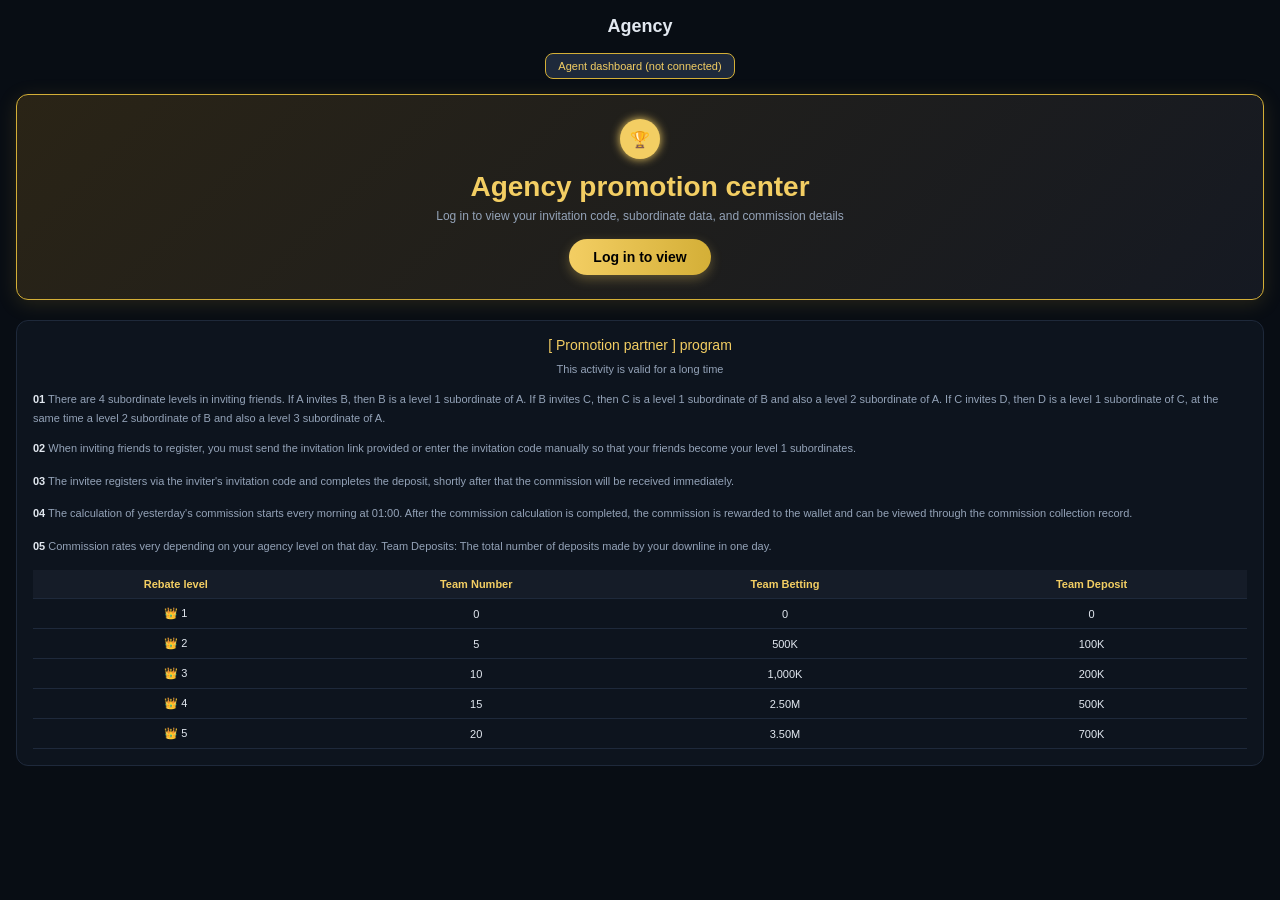
<file: Agent/Agent.html>
<!DOCTYPE html>
<html lang="en">
<head>
  <script src="../shared/api.js"></script>
  <meta charset="UTF-8">
  <meta name="viewport" content="width=device-width, initial-scale=1.0">
  <title>Agency / Promotion Center</title>
  <style>
    :root {
      --bg-color: #080d14;
      --card-bg: #0d141e;
      --border-color: #1e293b;
      --gold-primary: #f3ce63;
      --gold-dark: #d4af37;
      --text-main: #e2e8f0;
      --text-muted: #94a3b8;
    }

    * {
      box-sizing: border-box;
      margin: 0;
      padding: 0;
      font-family: -apple-system, BlinkMacSystemFont, "Segoe UI", Roboto, sans-serif;
    }

    body {
      background-color: var(--bg-color);
      color: var(--text-main);
      padding: 16px;
      padding-bottom: 80px; /* Space for bottom nav */
    }

    .header-title {
      text-align: center;
      font-size: 18px;
      font-weight: 600;
      margin-bottom: 16px;
      color: var(--text-main);
    }

    /* --- TOP BANNER --- */
    .top-banner {
      background: linear-gradient(135deg, #2a2416 0%, #151922 100%);
      border: 1px solid var(--gold-dark);
      border-radius: 12px;
      padding: 24px 16px;
      text-align: center;
      margin-bottom: 20px;
      box-shadow: 0 4px 20px rgba(212, 175, 55, 0.15);
      position: relative;
    }

    .top-banner .icon-coin {
      width: 40px;
      height: 40px;
      background: var(--gold-primary);
      border-radius: 50%;
      margin: 0 auto 12px auto;
      display: flex;
      align-items: center;
      justify-content: center;
      color: #000;
      font-weight: bold;
      box-shadow: 0 0 10px var(--gold-primary);
    }

    .top-banner h2 {
      font-size: 28px;
      color: var(--gold-primary);
      margin-bottom: 6px;
    }

    .top-banner p {
      font-size: 12px;
      color: var(--text-muted);
      margin-bottom: 16px;
    }

    .action-btn {
      background: linear-gradient(90deg, #f3ce63 0%, #d4af37 100%);
      color: #000;
      font-weight: 600;
      border: none;
      border-radius: 20px;
      padding: 10px 24px;
      cursor: pointer;
      font-size: 14px;
      box-shadow: 0 4px 12px rgba(243, 206, 99, 0.3);
    }

    /* --- LOGGED-IN SUBORDINATES GRID --- */
    .subordinates-grid {
      display: grid;
      grid-template-columns: 1fr 1fr;
      gap: 12px;
      background-color: var(--card-bg);
      border: 1px solid var(--border-color);
      border-radius: 12px;
      padding: 16px;
      margin-bottom: 20px;
    }

    .sub-column {
      text-align: center;
    }

    .sub-column:first-child {
      border-right: 1px solid var(--border-color);
    }

    .sub-column h4 {
      font-size: 13px;
      color: var(--gold-primary);
      margin-bottom: 12px;
    }

    .sub-stat {
      margin-bottom: 10px;
    }

    .sub-stat .val {
      font-size: 16px;
      font-weight: bold;
      color: var(--text-main);
    }

    .sub-stat .lbl {
      font-size: 10px;
      color: var(--text-muted);
    }

    /* --- MENU LIST ITEMS --- */
    .menu-list {
      display: flex;
      flex-direction: column;
      gap: 10px;
      margin-bottom: 20px;
    }

    .menu-item {
      background-color: var(--card-bg);
      border: 1px solid var(--border-color);
      border-radius: 10px;
      padding: 14px 16px;
      display: flex;
      align-items: center;
      justify-content: space-between;
      cursor: pointer;
      font-size: 13px;
    }

    .menu-item span {
      display: flex;
      align-items: center;
      gap: 10px;
    }

    .menu-item svg {
      width: 16px;
      height: 16px;
      stroke: var(--text-muted);
    }

    /* --- PROMOTION DATA BOX --- */
    .promo-data-box {
      background-color: var(--card-bg);
      border: 1px solid var(--border-color);
      border-radius: 12px;
      padding: 16px;
      margin-bottom: 20px;
    }

    .promo-title {
      font-size: 13px;
      color: var(--gold-primary);
      margin-bottom: 12px;
      display: flex;
      align-items: center;
      gap: 6px;
    }

    .promo-grid {
      display: grid;
      grid-template-columns: 1fr 1fr;
      gap: 12px;
      text-align: center;
    }

    .promo-stat .val {
      font-size: 15px;
      font-weight: bold;
      color: var(--text-main);
    }

    .promo-stat .lbl {
      font-size: 10px;
      color: var(--text-muted);
    }

    /* --- RULES SECTION (LOGGED OUT VIEW) --- */
    .rules-section {
      background-color: var(--card-bg);
      border: 1px solid var(--border-color);
      border-radius: 12px;
      padding: 16px;
      margin-bottom: 20px;
    }

    .rules-title {
      text-align: center;
      color: var(--gold-primary);
      font-size: 14px;
      margin-bottom: 10px;
    }

    .rules-subtitle {
      text-align: center;
      font-size: 11px;
      color: var(--text-muted);
      margin-bottom: 16px;
    }

    .rule-block {
      margin-bottom: 14px;
      font-size: 11px;
      line-height: 1.5;
      color: var(--text-muted);
    }

    .rule-block strong {
      color: var(--text-main);
      display: inline-block;
      margin-bottom: 2px;
    }

    /* --- REBATE TABLE --- */
    .rebate-table {
      width: 100%;
      border-collapse: collapse;
      margin-top: 10px;
      font-size: 11px;
      text-align: center;
    }

    .rebate-table th {
      background-color: #151c28;
      color: var(--gold-primary);
      padding: 8px;
      border-bottom: 1px solid var(--border-color);
    }

    .rebate-table td {
      padding: 8px;
      border-bottom: 1px solid var(--border-color);
      color: var(--text-main);
    }

    /* Toggle Switch Button for Testing Views */
    .toggle-view-bar {
      text-align: center;
      margin-bottom: 15px;
    }

    .toggle-btn {
      background: #1e293b;
      color: var(--gold-primary);
      border: 1px solid var(--gold-dark);
      padding: 6px 12px;
      border-radius: 8px;
      cursor: pointer;
      font-size: 11px;
    }

    .hidden-view {
      display: none !important;
    }
  </style>
</head>
<body>

  <div class="header-title">Agency</div>

  <!-- Toggle Control (Optional for testing both designs shown in your screenshots) -->
  <div class="toggle-view-bar">
    <button class="toggle-btn" onclick="toggleView()">Agent dashboard (not connected)</button>
  </div>

  <!-- VIEW 1: LOGGED OUT (Promotion Center)[span_4](start_span)[span_4](end_span) -->
  <div id="loggedOutView">
    <div class="top-banner">
      <div class="icon-coin">🏆</div>
      <h2>Agency promotion center</h2>
      <p>Log in to view your invitation code, subordinate data, and commission details</p>
      <button class="action-btn">Log in to view</button>
    </div>

    <div class="rules-section">
      <div class="rules-title">[ Promotion partner ] program</div>
      <div class="rules-subtitle">This activity is valid for a long time</div>

      <div class="rule-block">
        <strong>01</strong>
        There are 4 subordinate levels in inviting friends. If A invites B, then B is a level 1 subordinate of A. If B invites C, then C is a level 1 subordinate of B and also a level 2 subordinate of A. If C invites D, then D is a level 1 subordinate of C, at the same time a level 2 subordinate of B and also a level 3 subordinate of A.
      </div>
      <div class="rule-block">
        <strong>02</strong>
        When inviting friends to register, you must send the invitation link provided or enter the invitation code manually so that your friends become your level 1 subordinates.
      </div>
      <div class="rule-block">
        <strong>03</strong>
        The invitee registers via the inviter's invitation code and completes the deposit, shortly after that the commission will be received immediately.
      </div>
      <div class="rule-block">
        <strong>04</strong>
        The calculation of yesterday's commission starts every morning at 01:00. After the commission calculation is completed, the commission is rewarded to the wallet and can be viewed through the commission collection record.
      </div>
      <div class="rule-block">
        <strong>05</strong>
        Commission rates very depending on your agency level on that day. Team Deposits: The total number of deposits made by your downline in one day.
      </div>

      <!-- Rebate Table -->
      <table class="rebate-table">
        <thead>
          <tr>
            <th>Rebate level</th>
            <th>Team Number</th>
            <th>Team Betting</th>
            <th>Team Deposit</th>
          </tr>
        </thead>
        <tbody>
          <tr><td>👑 1</td><td>0</td><td>0</td><td>0</td></tr>
          <tr><td>👑 2</td><td>5</td><td>500K</td><td>100K</td></tr>
          <tr><td>👑 3</td><td>10</td><td>1,000K</td><td>200K</td></tr>
          <tr><td>👑 4</td><td>15</td><td>2.50M</td><td>500K</td></tr>
          <tr><td>👑 5</td><td>20</td><td>3.50M</td><td>700K</td></tr>
        </tbody>
      </table>
    </div>
  </div>


  <!-- VIEW 2: LOGGED IN (Agency Dashboard)[span_5](start_span)[span_5](end_span) -->
  <div id="loggedInView" class="hidden-view">
    <div class="top-banner">
      <h2>0</h2>
      <p>Yesterday's total commission</p>
      <span style="font-size: 11px; color: var(--gold-primary);">Upgrade the level to increase commission income</span>
    </div>

    <!-- Subordinates Info Grid -->
    <div class="subordinates-grid">
      <div class="sub-column">
        <h4>Direct subordinates</h4>
        <div class="sub-stat">
          <div class="val">0</div>
          <div class="lbl">Number of register</div>
        </div>
        <div class="sub-stat">
          <div class="val" style="color: #22c55e;">0</div>
          <div class="lbl">Deposit number</div>
        </div>
        <div class="sub-stat">
          <div class="val" style="color: var(--gold-primary);">0</div>
          <div class="lbl">Deposit amount</div>
        </div>
        <div class="sub-stat">
          <div class="val">0</div>
          <div class="lbl">Number of people making first deposit</div>
        </div>
      </div>

      <div class="sub-column">
        <h4>Team subordinates</h4>
        <div class="sub-stat">
          <div class="val">0</div>
          <div class="lbl">Number of register</div>
        </div>
        <div class="sub-stat">
          <div class="val" style="color: #22c55e;">0</div>
          <div class="lbl">Deposit number</div>
        </div>
        <div class="sub-stat">
          <div class="val" style="color: var(--gold-primary);">0</div>
          <div class="lbl">Deposit amount</div>
        </div>
        <div class="sub-stat">
          <div class="val">0</div>
          <div class="lbl">Number of people making first deposit</div>
        </div>
      </div>
    </div>

    <!-- Invitation Button -->
    <div style="margin-bottom: 20px;">
      <button class="action-btn" style="width: 100%; border-radius: 12px; padding: 14px;">INVITATION LINK</button>
    </div>

    <!-- Menu Navigation Items -->
    <div class="menu-list">
      <div class="menu-item">
        <span>📦 Copy invitation code</span>
        <span style="color: var(--text-muted);">8166810505102 📋</span>
      </div>
      <div class="menu-item">
        <span>📋 Subordinate data</span>
        <svg viewBox="0 0 24 24" fill="none"><polyline points="9 18 15 12 9 6"></polyline></svg>
      </div>
      <div class="menu-item">
        <span>💰 Commission detail</span>
        <svg viewBox="0 0 24 24" fill="none"><polyline points="9 18 15 12 9 6"></polyline></svg>
      </div>
      <div class="menu-item">
        <span>📖 Invitation rules</span>
        <svg viewBox="0 0 24 24" fill="none"><polyline points="9 18 15 12 9 6"></polyline></svg>
      </div>
      <div class="menu-item">
        <span>🎧 Agent line customer service</span>
        <svg viewBox="0 0 24 24" fill="none"><polyline points="9 18 15 12 9 6"></polyline></svg>
      </div>
      <div class="menu-item">
        <span>💰 Rebate ratio</span>
        <svg viewBox="0 0 24 24" fill="none"><polyline points="9 18 15 12 9 6"></polyline></svg>
      </div>
    </div>

    <!-- Promotion Data Summary Box -->
    <div class="promo-data-box">
      <div class="promo-title">📊 Promotion data</div>
      <div class="promo-grid">
        <div class="promo-stat">
          <div class="val">0</div>
          <div class="lbl">This Week</div>
        </div>
        <div class="promo-stat">
          <div class="val" style="color: var(--gold-primary);">932.68</div>
          <div class="lbl">Total commission</div>
        </div>
        <div class="promo-stat" style="margin-top: 12px;">
          <div class="val">10</div>
          <div class="lbl">Direct Subordinate</div>
        </div>
        <div class="promo-stat" style="margin-top: 12px;">
          <div class="val">1</div>
          <div class="lbl">Total number of subordinates in the team</div>
        </div>
      </div>
    </div>
  </div>

  <script>
    // Simple toggle function to test switching between logged-out and logged-in states
    function toggleView() { alert('Agent/referral/commission APIs are not present in the supplied backend. This screen cannot be connected until those endpoints exist.'); }
  </script>
</body>
</html>
</file>
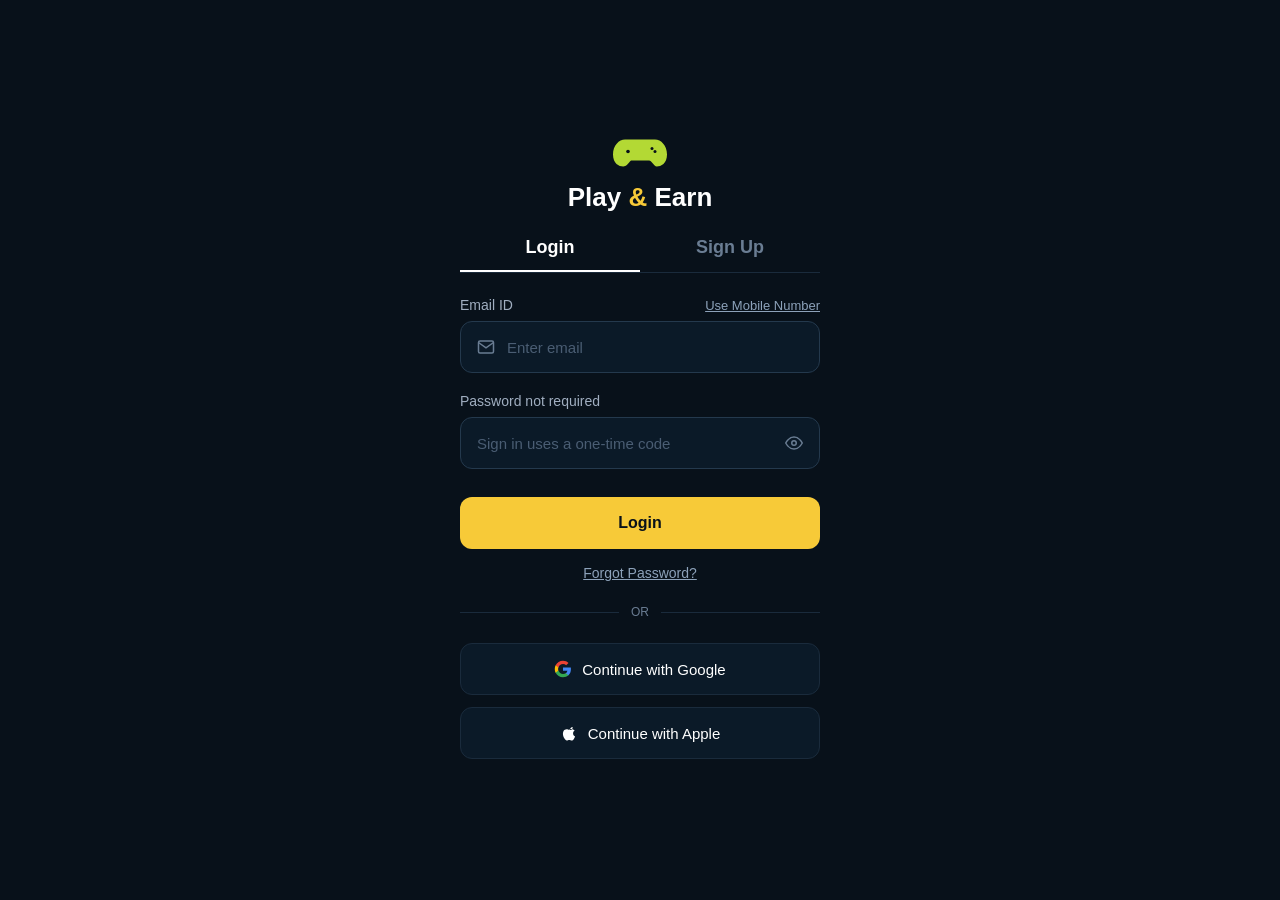
<file: Auth onboarding/Login/login.html>
<!DOCTYPE html>
<html lang="en">
<head>
  <script src="../../shared/api.js"></script>
  <meta charset="UTF-8">
  <meta name="viewport" content="width=device-width, initial-scale=1.0">
  <title>Play & Earn - Login</title>
  <style>
    * {
      box-sizing: border-box;
      margin: 0;
      padding: 0;
      font-family: -apple-system, BlinkMacSystemFont, "Segoe UI", Roboto, Helvetica, Arial, sans-serif;
    }

    body {
      background-color: #08111a;
      display: flex;
      justify-content: center;
      align-items: center;
      min-height: 100vh;
      color: #ffffff;
    }

    .container {
      width: 100%;
      max-width: 400px;
      padding: 24px 20px;
      display: flex;
      flex-direction: column;
      align-items: center;
    }

    /* Logo Styling */
    .logo-box {
      display: flex;
      flex-direction: column;
      align-items: center;
      margin-bottom: 24px;
    }

    .logo-icon {
      width: 60px;
      height: 45px;
      margin-bottom: 8px;
    }

    .logo-text {
      font-size: 26px;
      font-weight: 700;
      color: #ffffff;
    }

    .logo-text span {
      color: #f7ca38;
    }

    /* Main Tabs (Login / Sign Up) */
    .tabs {
      display: flex;
      width: 100%;
      border-bottom: 1px solid #1a2b3c;
      margin-bottom: 24px;
    }

    .tab {
      flex: 1;
      text-align: center;
      padding-bottom: 12px;
      font-size: 18px;
      font-weight: 600;
      color: #6a7d93;
      cursor: pointer;
      border-bottom: 2px solid transparent;
    }

    .tab.active {
      color: #ffffff;
      border-bottom: 2px solid #ffffff;
    }

    /* Page Header Title */
    .page-title {
      font-size: 24px;
      font-weight: 700;
      color: #ffffff;
      margin-bottom: 20px;
      text-align: center;
    }

    .success-title {
      font-size: 20px;
      font-weight: 600;
      color: #ffffff;
      margin-bottom: 24px;
      text-align: center;
      display: flex;
      align-items: center;
      justify-content: center;
      gap: 8px;
    }

    /* Form Elements */
    .form-group {
      width: 100%;
      margin-bottom: 20px;
    }

    .label-row {
      display: flex;
      justify-content: space-between;
      align-items: center;
      margin-bottom: 8px;
    }

    .label-text {
      font-size: 14px;
      color: #a0aec0;
    }

    .toggle-btn {
      font-size: 13px;
      color: #8da2ba;
      text-decoration: underline;
      cursor: pointer;
      background: none;
      border: none;
    }

    .input-box {
      width: 100%;
      height: 52px;
      background-color: #0b1a28;
      border: 1px solid #24394d;
      border-radius: 12px;
      display: flex;
      align-items: center;
      padding: 0 16px;
      transition: border-color 0.2s ease;
    }

    .input-box:focus-within {
      border-color: #3b82f6;
    }

    .input-box input {
      width: 100%;
      height: 100%;
      background: transparent;
      border: none;
      outline: none;
      color: #ffffff;
      font-size: 15px;
    }

    .input-box input::placeholder {
      color: #4a5d73;
    }

    .icon {
      margin-right: 12px;
      color: #6a7d93;
      display: flex;
      align-items: center;
    }

    /* Country Code Editable Container */
    .country-code-box {
      display: flex;
      align-items: center;
      padding-right: 10px;
      margin-right: 10px;
      border-right: 1px solid #24394d;
    }

    .country-code-box input {
      width: 50px;
      text-align: center;
      color: #8da2ba;
      font-size: 15px;
    }

    /* Helper Classes */
    .hidden {
      display: none !important;
    }

    /* Buttons */
    .btn-submit {
      width: 100%;
      height: 52px;
      background-color: #f7ca38;
      color: #08111a;
      border: none;
      border-radius: 12px;
      font-size: 16px;
      font-weight: 700;
      cursor: pointer;
      margin-top: 8px;
      margin-bottom: 16px;
    }

    .action-link {
      color: #8da2ba;
      font-size: 14px;
      text-decoration: underline;
      cursor: pointer;
      background: none;
      border: none;
      margin-bottom: 24px;
      display: flex;
      align-items: center;
      gap: 6px;
    }

    /* Divider */
    .divider {
      display: flex;
      align-items: center;
      width: 100%;
      color: #6a7d93;
      font-size: 12px;
      margin-bottom: 24px;
    }

    .divider::before, .divider::after {
      content: "";
      flex: 1;
      height: 1px;
      background-color: #1a2b3c;
    }

    .divider span {
      padding: 0 12px;
    }

    /* Social Buttons */
    .social-btn {
      width: 100%;
      height: 52px;
      background-color: #0b1a28;
      border: 1px solid #1a2b3c;
      border-radius: 12px;
      display: flex;
      align-items: center;
      justify-content: center;
      color: #ffffff;
      font-size: 15px;
      font-weight: 500;
      margin-bottom: 12px;
      cursor: pointer;
      gap: 10px;
    }

    /* Sub-tabs for Recover Page */
    .sub-tabs {
      display: flex;
      width: 100%;
      border-bottom: 1px solid #1a2b3c;
      margin-bottom: 24px;
    }

    .sub-tab {
      flex: 1;
      display: flex;
      align-items: center;
      justify-content: center;
      gap: 8px;
      padding-bottom: 12px;
      font-size: 15px;
      font-weight: 500;
      color: #6a7d93;
      cursor: pointer;
      border-bottom: 2px solid transparent;
    }

    .sub-tab.active {
      color: #ffffff;
      border-bottom: 2px solid #ffffff;
    }

    /* OTP Page Cards */
    .otp-card {
      width: 100%;
      background-color: #0b1a28;
      border: 1px solid #24394d;
      border-radius: 16px;
      padding: 20px;
      margin-bottom: 16px;
    }

    .otp-card-header {
      display: flex;
      align-items: center;
      gap: 10px;
      font-size: 16px;
      font-weight: 600;
      color: #ffffff;
      margin-bottom: 12px;
    }

    .otp-card-desc {
      font-size: 13px;
      color: #8da2ba;
      line-height: 1.5;
      margin-bottom: 16px;
    }

    .otp-card-desc span {
      color: #ffffff;
      font-weight: 500;
    }

    .otp-inputs {
      display: flex;
      justify-content: space-between;
      gap: 8px;
      margin-bottom: 16px;
      width: 100%;
    }

    .otp-field {
      flex: 1;
      min-width: 0;
      height: 48px;
      background-color: #08111a;
      border: 1px solid #24394d;
      border-radius: 10px;
      text-align: center;
      font-size: 16px;
      font-weight: 600;
      color: #ffffff;
      outline: none;
      padding: 0;
    }

    .otp-field:focus {
      border-color: #3b82f6;
    }

    .resend-text {
      text-align: center;
      font-size: 13px;
      color: #8da2ba;
      text-decoration: underline;
      cursor: pointer;
      margin-bottom: 16px;
    }

    .otp-card-secondary {
      width: 100%;
      background-color: #08111a;
      border: 1px solid #1a2b3c;
      border-radius: 16px;
      padding: 20px;
      margin-bottom: 24px;
    }

    .btn-secondary {
      width: 100%;
      height: 48px;
      background-color: #112233;
      color: #ffffff;
      border: 1px solid #24394d;
      border-radius: 12px;
      font-size: 15px;
      font-weight: 600;
      cursor: pointer;
      margin-top: 8px;
    }
  </style>
</head>
<body>

  <div class="container">
    <!-- Game Logo Header -->
    <div class="logo-box">
      <svg class="logo-icon" viewBox="0 0 100 60" fill="none" xmlns="http://www.w3.org/2000/svg">
        <path d="M25 10C15 10 5 20 5 35C5 50 15 55 22 55C27 55 30 50 35 45H65C70 45 73 55 78 55C85 55 95 50 95 35C95 20 85 10 75 10H25Z" fill="#B3D934"/>
        <circle cx="30" cy="30" r="3" fill="#08111a"/>
        <circle cx="70" cy="25" r="2.5" fill="#08111a"/>
        <circle cx="75" cy="30" r="2.5" fill="#08111a"/>
      </svg>
      <div class="logo-text">Play <span>&</span> Earn</div>
    </div>

    <!-- ==================== PAGE 1: LOGIN PAGE ==================== -->
    <div id="loginPage" style="width: 100%; display: flex; flex-direction: column; align-items: center;">
      <div class="tabs">
        <div class="tab active">Login</div>
        <div class="tab" onclick="window.location.href='Signup.html'">Sign Up</div>
      </div>

      <form style="width: 100%; display: flex; flex-direction: column; align-items: center;" onsubmit="handleLoginSubmit(event)">
        <div class="form-group">
          <div class="label-row">
            <span class="label-text" id="loginLabel">Email ID</span>
            <button type="button" class="toggle-btn" id="loginToggleBtn" onclick="toggleLoginAuthMode()">Use Mobile Number</button>
          </div>

          <div class="input-box" id="loginEmailContainer">
            <span class="icon">
              <svg width="18" height="18" viewBox="0 0 24 24" fill="none" stroke="currentColor" stroke-width="2">
                <path d="M4 4h16c1.1 0 2 .9 2 2v12c0 1.1-.9 2-2 2H4c-1.1 0-2-.9-2-2V6c0-1.1.9-2 2-2z"></path>
                <polyline points="22,6 12,13 2,6"></polyline>
              </svg>
            </span>
            <input type="email" placeholder="Enter email" id="loginEmailInput">
          </div>

          <div class="input-box hidden" id="loginMobileContainer">
            <div class="country-code-box">
              <input type="text" class="country-code" value="+" maxlength="5" placeholder="+">
            </div>
            <input type="tel" placeholder="Enter mobile number" id="loginMobileInput" maxlength="12">
          </div>
        </div>

        <div class="form-group">
          <div class="label-row">
            <span class="label-text">Password not required</span>
          </div>
          <div class="input-box">
            <input type="password" placeholder="Sign in uses a one-time code" id="passwordInput" disabled>
            <span class="icon" style="margin-right: 0; cursor: pointer;" onclick="togglePasswordVisibility('passwordInput')">
              <svg width="18" height="18" viewBox="0 0 24 24" fill="none" stroke="currentColor" stroke-width="2">
                <path d="M1 12s4-8 11-8 11 8 11 8-4 8-11 8-11-8-11-8z"></path>
                <circle cx="12" cy="12" r="3"></circle>
              </svg>
            </span>
          </div>
        </div>

        <button type="submit" class="btn-submit">Login</button>
        <button type="button" class="action-link" onclick="showPage('recoverPage')">Forgot Password?</button>
      </form>

      <div class="divider">
        <span>OR</span>
      </div>

      <button class="social-btn" onclick="handleLoginSubmit(event)">
        <svg width="18" height="18" viewBox="0 0 24 24">
          <path fill="#4285F4" d="M22.56 12.25c0-.78-.07-1.53-.2-2.25H12v4.26h5.92c-.26 1.37-1.04 2.53-2.21 3.31v2.77h3.57c2.08-1.92 3.28-4.74 3.28-8.09z"/>
          <path fill="#34A853" d="M12 23c2.97 0 5.46-.98 7.28-2.66l-3.57-2.77c-.98.66-2.23 1.06-3.71 1.06-2.86 0-5.29-1.93-6.16-4.53H2.18v2.84C3.99 20.53 7.7 23 12 23z"/>
          <path fill="#FBBC05" d="M5.84 14.09c-.22-.66-.35-1.36-.35-2.09s.13-1.43.35-2.09V7.06H2.18C1.43 8.55 1 10.22 1 12s.43 3.45 1.18 4.94l2.85-2.22.81-.63z"/>
          <path fill="#EA4335" d="M12 5.38c1.62 0 3.06.56 4.21 1.64l3.15-3.15C17.45 2.09 14.97 1 12 1 7.7 1 3.99 3.47 2.18 7.06l3.66 2.84c.87-2.6 3.3-4.52 6.16-4.52z"/>
        </svg>
        Continue with Google
      </button>

      <button class="social-btn" onclick="handleLoginSubmit(event)">
        <svg width="18" height="18" viewBox="0 0 24 24" fill="#ffffff">
          <path d="M18.71 19.5c-.83 1.24-1.71 2.45-3.05 2.47-1.34.03-1.77-.79-3.29-.79-1.53 0-2 .77-3.27.82-1.31.05-2.3-1.32-3.14-2.53C4.25 17 2.94 12.45 4.7 9.39c.87-1.52 2.43-2.48 4.12-2.51 1.28-.02 2.5.87 3.29.87.78 0 2.26-1.07 3.81-.91.65.03 2.47.26 3.64 1.98-.09.06-2.17 1.28-2.15 3.81.03 3.02 2.65 4.03 2.68 4.04-.03.07-.42 1.44-1.38 2.83M15.97 6.85c.62-.76 1.05-1.81.93-2.85-.9.04-2 .6-2.65 1.36-.58.67-1.09 1.75-.95 2.78 1.01.08 2.05-.53 2.67-1.29z"/>
        </svg>
        Continue with Apple
      </button>
    </div>

    <!-- ==================== PAGE 2: RECOVER ACCOUNT PAGE ==================== -->
    <div id="recoverPage" class="hidden" style="width: 100%; display: flex; flex-direction: column; align-items: center;">
      <h2 class="page-title">Recover Account</h2>

      <div class="sub-tabs">
        <div class="sub-tab active" id="tabEmail" onclick="setRecoverMode('email')">
          <svg width="16" height="16" viewBox="0 0 24 24" fill="none" stroke="currentColor" stroke-width="2">
            <path d="M4 4h16c1.1 0 2 .9 2 2v12c0 1.1-.9 2-2 2H4c-1.1 0-2-.9-2-2V6c0-1.1.9-2 2-2z"></path>
            <polyline points="22,6 12,13 2,6"></polyline>
          </svg>
          Email
        </div>
        <div class="sub-tab" id="tabPhone" onclick="setRecoverMode('phone')">
          <svg width="16" height="16" viewBox="0 0 24 24" fill="none" stroke="currentColor" stroke-width="2">
            <path d="M22 16.92v3a2 2 0 0 1-2.18 2 19.79 19.79 0 0 1-8.63-3.07 19.5 19.5 0 0 1-6-6 19.79 19.79 0 0 1-3.07-8.67A2 2 0 0 1 4.11 2h3a2 2 0 0 1 2 1.72 12.84 12.84 0 0 0 .7 2.81 2 2 0 0 1-.45 2.11L8.09 9.91a16 16 0 0 0 6 6l1.27-1.27a2 2 0 0 1 2.11-.45 12.84 12.84 0 0 0 2.81.7A2 2 0 0 1 22 16.92z"></path>
          </svg>
          Phone Number
        </div>
      </div>

      <form style="width: 100%; display: flex; flex-direction: column; align-items: center;" onsubmit="event.preventDefault();">
        <div class="form-group">
          <div class="label-row">
            <span class="label-text" id="recoverLabel">Email ID</span>
            <button type="button" class="toggle-btn" id="recoverToggleBtn" onclick="toggleRecoverMode()">or switch to Phone</button>
          </div>

          <div class="input-box" id="recoverEmailContainer">
            <span class="icon">
              <svg width="18" height="18" viewBox="0 0 24 24" fill="none" stroke="currentColor" stroke-width="2">
                <path d="M4 4h16c1.1 0 2 .9 2 2v12c0 1.1-.9 2-2 2H4c-1.1 0-2-.9-2-2V6c0-1.1.9-2 2-2z"></path>
                <polyline points="22,6 12,13 2,6"></polyline>
              </svg>
            </span>
            <input type="email" placeholder="[e***@email.com]" id="recoverEmailInput">
          </div>

          <div class="input-box hidden" id="recoverPhoneContainer">
            <div class="country-code-box">
              <input type="text" class="country-code" value="+" maxlength="5" placeholder="+">
            </div>
            <input type="tel" placeholder="Enter phone number" id="recoverPhoneInput" maxlength="12">
          </div>
        </div>

        <button type="button" class="btn-submit" style="margin-top: 24px;" onclick="authMessage('Password recovery is not implemented by the supplied backend. Use OTP login for now.', true)">Continue</button>
        <button type="button" class="action-link" onclick="showPage('loginPage')">Back to Login</button>
      </form>
    </div>

    <!-- ==================== PAGE 3: VERIFY OTP PAGE ==================== -->
    <div id="otpPage" class="hidden" style="width: 100%; display: flex; flex-direction: column; align-items: center;">
      <h2 class="page-title">Verify OTP</h2>

      <div class="otp-card">
        <div class="otp-card-header">
          <svg width="18" height="18" viewBox="0 0 24 24" fill="none" stroke="#ffffff" stroke-width="2">
            <path d="M4 4h16c1.1 0 2 .9 2 2v12c0 1.1-.9 2-2 2H4c-1.1 0-2-.9-2-2V6c0-1.1.9-2 2-2z"></path>
            <polyline points="22,6 12,13 2,6"></polyline>
          </svg>
          Verify via Email ID
        </div>
        <p class="otp-card-desc">
          A One-Time Password (OTP) has been sent to your registered email:<br>
          <span>[e***@email.com]</span>
        </p>

        <div class="otp-inputs">
          <input type="text" class="otp-field" maxlength="1" placeholder="•">
          <input type="text" class="otp-field" maxlength="1" placeholder="•">
          <input type="text" class="otp-field" maxlength="1" placeholder="•">
          <input type="text" class="otp-field" maxlength="1" placeholder="•">
          <input type="text" class="otp-field" maxlength="1" placeholder="•">
          <input type="text" class="otp-field" maxlength="1" placeholder="•">
        </div>

        <div class="resend-text">
          Resend OTP (in <span id="timer">0:45</span>)
        </div>

        <button type="button" class="btn-submit" style="margin-top: 8px; margin-bottom: 0;" onclick="verifyLoginOtp()">Verify & Continue</button>
      </div>

      <div class="otp-card-secondary">
        <div class="otp-card-header" style="color: #8da2ba;">
          <svg width="18" height="18" viewBox="0 0 24 24" fill="none" stroke="#8da2ba" stroke-width="2">
            <path d="M22 16.92v3a2 2 0 0 1-2.18 2 19.79 19.79 0 0 1-8.63-3.07 19.5 19.5 0 0 1-6-6 19.79 19.79 0 0 1-3.07-8.67A2 2 0 0 1 4.11 2h3a2 2 0 0 1 2 1.72 12.84 12.84 0 0 0 .7 2.81 2 2 0 0 1-.45 2.11L8.09 9.91a16 16 0 0 0 6 6l1.27-1.27a2 2 0 0 1 2.11-.45 12.84 12.84 0 0 0 2.81.7A2 2 0 0 1 22 16.92z"></path>
          </svg>
          Or Verify via Phone Number
        </div>
        <p class="otp-card-desc">
          Alternatively, send OTP to your phone:<br>
          <span>[+91 8***432]</span>
        </p>
        <button type="button" class="btn-secondary">Send OTP via SMS</button>
      </div>

      <button type="button" class="action-link" style="margin-top: 8px;">
        <svg width="16" height="16" viewBox="0 0 24 24" fill="none" stroke="currentColor" stroke-width="2">
          <path d="M3 18v-6a9 9 0 0 1 18 0v6"></path>
          <path d="M21 19a2 2 0 0 1-2 2h-1a2 2 0 0 1-2-2v-3a2 2 0 0 1 2-2h3zM3 19a2 2 0 0 0 2 2h1a2 2 0 0 0 2-2v-3a2 2 0 0 0-2-2H3z"></path>
        </svg>
        Contact Support
      </button>
    </div>

    <!-- ==================== PAGE 4: RESET PASSWORD PAGE ==================== -->
    <div id="resetPasswordPage" class="hidden" style="width: 100%; display: flex; flex-direction: column; align-items: center;">
      <div class="success-title">
        <span>✓</span> Identity Verified Successfully
      </div>

      <form style="width: 100%; display: flex; flex-direction: column; align-items: center;" onsubmit="handlePasswordUpdate(event)">
        <div class="form-group">
          <div class="label-row">
            <span class="label-text">Set New Password</span>
          </div>
          <div class="input-box">
            <input type="password" placeholder="New Password" id="newPassword">
            <span class="icon" style="margin-right: 0; cursor: pointer;" onclick="togglePasswordVisibility('newPassword')">
              <svg width="18" height="18" viewBox="0 0 24 24" fill="none" stroke="currentColor" stroke-width="2">
                <path d="M1 12s4-8 11-8 11 8 11 8-4 8-11 8-11-8-11-8z"></path>
                <circle cx="12" cy="12" r="3"></circle>
              </svg>
            </span>
          </div>
        </div>

        <div class="form-group">
          <div class="input-box">
            <input type="password" placeholder="Confirm New Password" id="confirmPassword">
          </div>
        </div>

        <button type="submit" class="btn-submit" style="margin-top: 16px; margin-bottom: 24px;">Update Password</button>
        <button type="button" class="action-link" onclick="showPage('loginPage')">Back to Login</button>
      </form>
    </div>

  </div>

  <script>

    // Backend integration: configure window.API_BASE_URL before this script if needed.
    const API_BASE_URL = (window.parent?.NAVGTA?.getBase?.() || window.NAVGTA?.getBase?.() || '').replace(/\/$/, '');
    let pendingIdentifier = '';
    function authMessage(message, isError = false) {
      let el = document.getElementById('auth-status-message');
      if (!el) {
        el = document.createElement('p');
        el.id = 'auth-status-message';
        el.setAttribute('role', 'status');
        el.style.cssText = 'width:100%;text-align:center;font-size:13px;margin:12px 0;color:#9cb0c4;overflow-wrap:anywhere;';
        const page = document.querySelector('.container');
        page.appendChild(el);
      }
      el.style.color = isError ? '#ff7373' : '#8be0b0';
      el.textContent = message;
    }
    async function apiRequest(path, body, token) {
      const api = window.parent?.NAVGTA || window.NAVGTA;
      if (api?.request && !token) return api.request(path, {method:'POST', body:JSON.stringify(body)});
      const response = await fetch(API_BASE_URL + path, {method:'POST',headers:{'Content-Type':'application/json',...(token?{Authorization:'Bearer '+token}:{})},body:JSON.stringify(body)});
      let data = {}; try { data = await response.json(); } catch {}
      if (!response.ok || data.success === false) throw new Error(data?.error?.message || data?.message || `Request failed (${response.status})`);
      return data;
    }
    function getLoginIdentifier() {
      if (isLoginMobile) {
        const raw = document.getElementById('loginMobileInput').value.trim();
        const countryCode = document.querySelector('#loginMobileContainer .country-code')?.value.trim() || '';
        return (countryCode + raw).replace(/\s+/g, '');
      }
      return document.getElementById('loginEmailInput').value.trim().toLowerCase();
    }
    async function verifyLoginOtp() {
      const code = Array.from(document.querySelectorAll('#otpPage .otp-field')).map(x => x.value.trim()).join('');
      if (!pendingIdentifier) return authMessage('Request a verification code first.', true);
      if (!/^\d{6}$/.test(code)) return authMessage('Enter the complete 6-digit code.', true);
      try {
        authMessage('Verifying code…');
        const data = await apiRequest('/api/auth/otp/verify', {identifier: pendingIdentifier, code});
        if (window.parent?.NAVGTA) window.parent.NAVGTA.setSession(data); else { localStorage.setItem('navgta_auth_token', data.token); localStorage.setItem('navgta_user', JSON.stringify(data.user || {})); }
        authMessage('Verified. Signing you in…');
        if (window.parent && typeof window.parent.completeAuth === 'function') window.parent.completeAuth();
        else window.location.href = '../../Home/home.html';
      } catch (e) { authMessage(e.message || 'Verification failed. Please try again.', true); }
    }

    // Login uses the backend's OTP authentication contract (not password auth).
    async function handleLoginSubmit(event) {
      if (event) event.preventDefault();
      const identifier = getLoginIdentifier();
      if (!identifier || (isLoginMobile ? identifier.replace(/\D/g, '').length < 7 : !/^[^\s@]+@[^\s@]+\.[^\s@]+$/.test(identifier))) {
        authMessage(isLoginMobile ? 'Enter a valid mobile number including country code.' : 'Enter a valid email address.', true);
        return;
      }
      try {
        pendingIdentifier = identifier;
        authMessage('Requesting verification code…');
        await apiRequest('/api/auth/otp/send', {identifier});
        document.querySelector('#otpPage .otp-card-desc span').textContent = identifier;
        showPage('otpPage');
        authMessage('Code requested. Enter the 6-digit code sent by your backend.');
      } catch (e) { authMessage(e.message || 'Could not send verification code.', true); }
    }

    // Password Update Handler
    function handlePasswordUpdate(event) {
      if (event) event.preventDefault();
      authMessage('Password reset is not supported by the supplied backend. Use OTP login instead.', true);
    }

  // Navigation Controller
    function showPage(pageId) {
      document.getElementById('loginPage').classList.add('hidden');
      document.getElementById('recoverPage').classList.add('hidden');
      document.getElementById('otpPage').classList.add('hidden');
      document.getElementById('resetPasswordPage').classList.add('hidden');
      document.getElementById(pageId).classList.remove('hidden');

      if (pageId === 'otpPage') {
        startTimer();
      }
    }

    // Login Toggle Controller
    let isLoginMobile = false;
    function toggleLoginAuthMode() {
      isLoginMobile = !isLoginMobile;
      const label = document.getElementById('loginLabel');
      const btn = document.getElementById('loginToggleBtn');
      const emailBox = document.getElementById('loginEmailContainer');
      const mobileBox = document.getElementById('loginMobileContainer');

      if (isLoginMobile) {
        label.textContent = 'Mobile Number';
        btn.textContent = 'Use Email ID';
        emailBox.classList.add('hidden');
        mobileBox.classList.remove('hidden');
      } else {
        label.textContent = 'Email ID';
        btn.textContent = 'Use Mobile Number';
        mobileBox.classList.add('hidden');
        emailBox.classList.remove('hidden');
      }
    }

    // Recover Toggle Controller
    function setRecoverMode(mode) {
      const emailTab = document.getElementById('tabEmail');
      const phoneTab = document.getElementById('tabPhone');
      const label = document.getElementById('recoverLabel');
      const btn = document.getElementById('recoverToggleBtn');
      const emailContainer = document.getElementById('recoverEmailContainer');
      const phoneContainer = document.getElementById('recoverPhoneContainer');

      if (mode === 'phone') {
        emailTab.classList.remove('active');
        phoneTab.classList.add('active');
        label.textContent = 'Phone Number';
        btn.textContent = 'or switch to Email';
        emailContainer.classList.add('hidden');
        phoneContainer.classList.remove('hidden');
      } else {
        phoneTab.classList.remove('active');
        emailTab.classList.add('active');
        label.textContent = 'Email ID';
        btn.textContent = 'or switch to Phone';
        phoneContainer.classList.add('hidden');
        emailContainer.classList.remove('hidden');
      }
    }

    function toggleRecoverMode() {
      const isEmail = document.getElementById('tabEmail').classList.contains('active');
      setRecoverMode(isEmail ? 'phone' : 'email');
    }

    // Password Visibility Switcher
    function togglePasswordVisibility(inputId) {
      const input = document.getElementById(inputId);
      if (input.type === 'password') {
        input.type = 'text';
      } else {
        input.type = 'password';
      }
    }

    // Simple Countdown Timer for OTP
    function startTimer() {
      let seconds = 45;
      const timerDisplay = document.getElementById('timer');
      const interval = setInterval(() => {
        seconds--;
        timerDisplay.textContent = `0:${seconds < 10 ? '0' : ''}${seconds}`;
        if (seconds <= 0) {
          clearInterval(interval);
          timerDisplay.textContent = '0:00';
        }
      }, 1000);
    }
  </script>
</body>
</html>
</file>
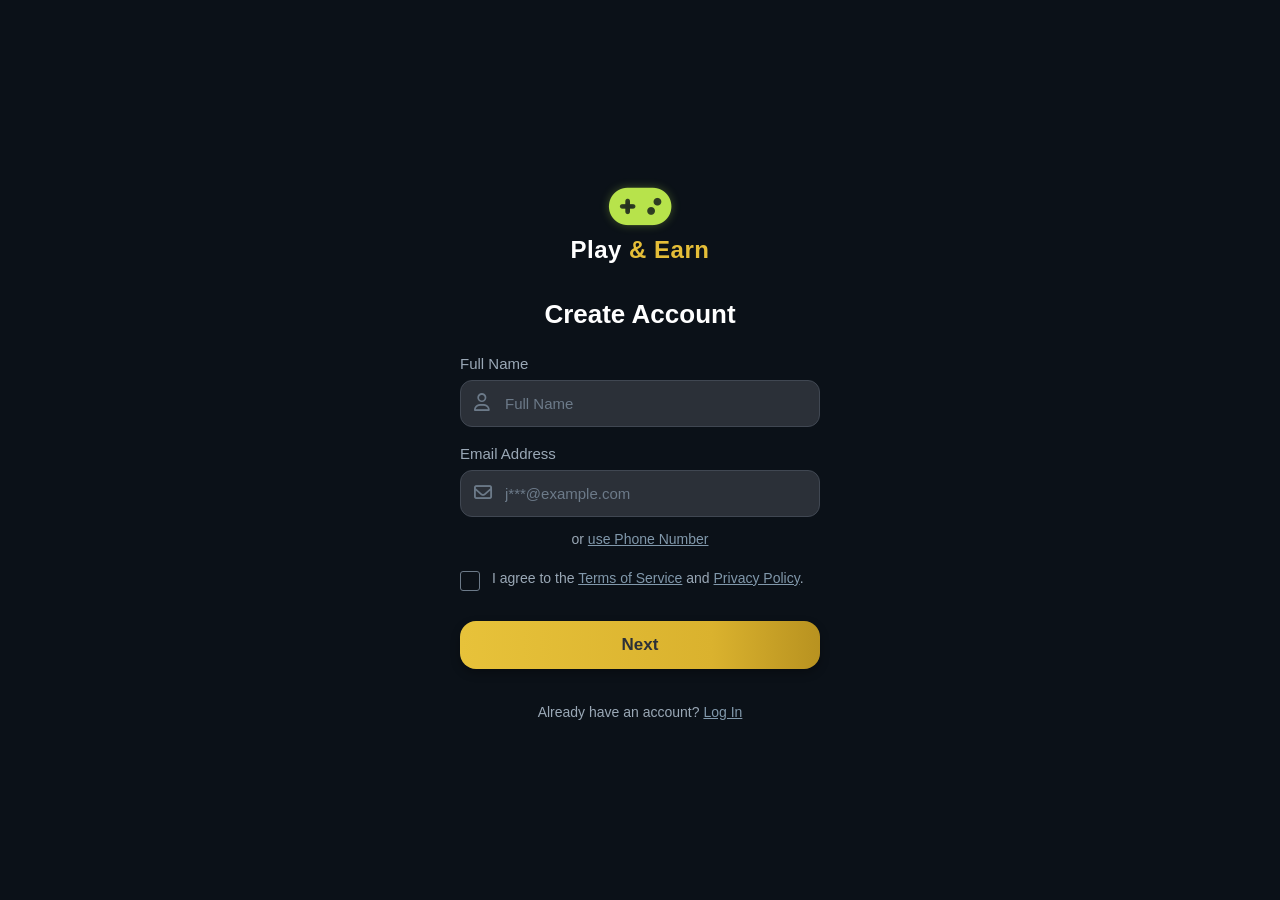
<file: Auth onboarding/Login/Signup.html>
<!DOCTYPE html>
<html lang="en">
<head>
  <script src="../../shared/api.js"></script>
  <meta charset="UTF-8" />
  <meta name="viewport" content="width=device-width, initial-scale=1.0" />
  <title>Play & Earn - Complete Registration</title>
  <!-- Font Awesome Icons -->
  <link
    rel="stylesheet"
    href="https://cdnjs.cloudflare.com/ajax/libs/font-awesome/6.4.0/css/all.min.css"
  />
  <style>
    * {
      box-sizing: border-box;
      margin: 0;
      padding: 0;
      font-family: -apple-system, BlinkMacSystemFont, "Segoe UI", Roboto, Helvetica, Arial, sans-serif;
    }

    body {
      background-color: #0b1118;
      color: #ffffff;
      display: flex;
      justify-content: center;
      align-items: center;
      min-height: 100vh;
      padding: 20px;
      position: relative;
      overflow-x: hidden;
    }

    .container {
      width: 100%;
      max-width: 360px;
      display: flex;
      flex-direction: column;
      align-items: center;
      position: relative;
    }

    /* Logo Header */
    .logo-container {
      display: flex;
      flex-direction: column;
      align-items: center;
      margin-bottom: 35px;
    }

    .logo-icon {
      font-size: 50px;
      color: #b7e34b;
      margin-bottom: 5px;
      text-shadow: 0 0 10px rgba(183, 227, 75, 0.3);
    }

    .logo-text {
      font-size: 24px;
      font-weight: 700;
      letter-spacing: 0.5px;
    }

    .logo-text span {
      color: #e5be38;
    }

    /* Title & Description */
    .title {
      font-size: 24px;
      font-weight: 700;
      color: #ffffff;
      text-align: center;
      margin-bottom: 12px;
    }

    .align-left {
      align-self: flex-start;
      margin-bottom: 25px;
      font-size: 26px;
    }

    .subtitle {
      font-size: 14px;
      color: #9aa8b6;
      text-align: center;
      line-height: 1.5;
      margin-bottom: 30px;
    }

    .subtitle span {
      font-weight: 600;
      color: #ffffff;
    }

    /* Form Styles */
    form {
      width: 100%;
    }

    .input-group {
      display: flex;
      flex-direction: column;
      margin-bottom: 18px;
    }

    .input-group label {
      font-size: 15px;
      color: #9aa8b6;
      margin-bottom: 8px;
    }

    .input-wrapper {
      position: relative;
      display: flex;
      align-items: center;
      width: 100%;
    }

    .input-wrapper i.left-icon {
      position: absolute;
      left: 14px;
      color: #6c7a89;
      font-size: 18px;
      z-index: 1;
    }

    .input-wrapper i.toggle-eye {
      position: absolute;
      right: 14px;
      color: #6c7a89;
      font-size: 16px;
      cursor: pointer;
      z-index: 1;
    }

    .input-wrapper input {
      width: 100%;
      background-color: #2b3038;
      border: 1px solid #404752;
      border-radius: 12px;
      padding: 14px 14px 14px 44px;
      font-size: 15px;
      color: #ffffff;
      outline: none;
      transition: border-color 0.2s;
    }

    .input-wrapper input.has-eye {
      padding-right: 44px;
    }

    .input-wrapper input::placeholder {
      color: #6c7a89;
    }

    .input-wrapper input:focus {
      border-color: #6c7a89;
    }

    /* Phone Field Layout */
    .phone-wrapper {
      display: flex;
      gap: 10px;
      width: 100%;
    }

    .country-code-input {
      width: 65px;
      flex-shrink: 0;
      background-color: #2b3038;
      border: 1px solid #404752;
      border-radius: 12px;
      padding: 14px 8px;
      font-size: 15px;
      color: #ffffff;
      text-align: center;
      outline: none;
    }

    .phone-number-box {
      flex: 1;
    }

    /* Option Link */
    .option-text {
      text-align: center;
      font-size: 14px;
      color: #9aa8b6;
      margin-top: -4px;
      margin-bottom: 22px;
    }

    .option-text a {
      color: #8198ab;
      text-decoration: underline;
      cursor: pointer;
    }

    /* Checkbox Section */
    .checkbox-group {
      display: flex;
      align-items: flex-start;
      gap: 12px;
      margin-bottom: 30px;
    }

    .checkbox-group input[type="checkbox"] {
      appearance: none;
      -webkit-appearance: none;
      width: 20px;
      height: 20px;
      border: 1.5px solid #6c7a89;
      border-radius: 3px;
      background-color: transparent;
      cursor: pointer;
      margin-top: 2px;
      flex-shrink: 0;
      position: relative;
    }

    .checkbox-group input[type="checkbox"]:checked {
      background-color: #e5be38;
      border-color: #e5be38;
    }

    .checkbox-group input[type="checkbox"]:checked::after {
      content: '\f00c';
      font-family: 'Font Awesome 6 Free';
      font-weight: 900;
      font-size: 12px;
      color: #0b1118;
      position: absolute;
      top: 50%;
      left: 50%;
      transform: translate(-50%, -50%);
    }

    .checkbox-group label {
      font-size: 14px;
      color: #9aa8b6;
      line-height: 1.4;
    }

    .checkbox-group label a {
      color: #8198ab;
      text-decoration: underline;
    }

    /* Buttons */
    .btn-submit {
      width: 100%;
      padding: 14px;
      border: none;
      border-radius: 16px;
      background: linear-gradient(90deg, #e7c23a 0%, #dab22e 70%, #b89220 100%);
      color: #2b3038;
      font-size: 17px;
      font-weight: 600;
      cursor: pointer;
      box-shadow: 0 4px 10px rgba(0, 0, 0, 0.3);
      transition: opacity 0.2s;
    }

    .btn-submit:hover {
      opacity: 0.95;
    }

    /* OTP Code Input Boxes */
    .otp-container {
      display: flex;
      justify-content: space-between;
      gap: 8px;
      width: 100%;
      margin-bottom: 25px;
    }

    .otp-input {
      width: 46px;
      height: 52px;
      background-color: #232830;
      border: 1px solid #3c4450;
      border-radius: 10px;
      font-size: 20px;
      font-weight: 600;
      color: #ffffff;
      text-align: center;
      outline: none;
      transition: all 0.2s ease-in-out;
    }

    .otp-input:focus {
      border-color: #5c9df5;
      box-shadow: 0 0 8px rgba(92, 157, 245, 0.5);
      background-color: #2b323d;
    }

    .otp-input.error {
      border-color: #ff4d4d !important;
      box-shadow: 0 0 8px rgba(255, 77, 77, 0.4) !important;
    }

    .shake {
      animation: shake 0.3s ease-in-out;
    }

    @keyframes shake {
      0%, 100% { transform: translateX(0); }
      20%, 60% { transform: translateX(-5px); }
      40%, 80% { transform: translateX(5px); }
    }

    /* Resend Code Link */
    .resend-container {
      text-align: right;
      width: 100%;
      margin-bottom: 30px;
      font-size: 14px;
    }

    .resend-link {
      color: #8198ab;
      text-decoration: underline;
      cursor: pointer;
    }

    .resend-link.disabled {
      color: #566573;
      cursor: not-allowed;
      text-decoration: underline;
    }

    /* Footer Text */
    .footer-text {
      margin-top: 35px;
      font-size: 14px;
      color: #9aa8b6;
      text-align: center;
    }

    .footer-text a {
      color: #8198ab;
      text-decoration: underline;
      cursor: pointer;
    }

    /* ================= HALF-WINDOW MODAL (BOTTOM SHEET) ================= */
    .modal-overlay {
      position: fixed;
      top: 0;
      left: 0;
      width: 100%;
      height: 100%;
      background: rgba(0, 0, 0, 0.6);
      backdrop-filter: blur(3px);
      z-index: 10;
      display: flex;
      justify-content: center;
      align-items: flex-end;
      opacity: 0;
      visibility: hidden;
      transition: all 0.3s ease;
    }

    .modal-overlay.active {
      opacity: 1;
      visibility: visible;
    }

    .bottom-sheet {
      width: 100%;
      max-width: 360px;
      background-color: #121824;
      border: 1.5px solid #e5be38;
      border-bottom: none;
      border-top-left-radius: 24px;
      border-top-right-radius: 24px;
      padding: 30px 24px 20px;
      display: flex;
      flex-direction: column;
      align-items: center;
      transform: translateY(100%);
      transition: transform 0.3s cubic-bezier(0.175, 0.885, 0.32, 1.275);
    }

    .modal-overlay.active .bottom-sheet {
      transform: translateY(0);
    }

    .modal-icon-circle {
      width: 80px;
      height: 80px;
      border-radius: 50%;
      background-color: #e5be38;
      display: flex;
      justify-content: center;
      align-items: center;
      margin-bottom: 20px;
    }

    .modal-icon-circle i {
      font-size: 40px;
      color: #121824;
    }

    .modal-title {
      font-size: 22px;
      font-weight: 700;
      color: #ffffff;
      margin-bottom: 12px;
      text-align: center;
    }

    .modal-desc {
      font-size: 13.5px;
      color: #9aa8b6;
      text-align: center;
      line-height: 1.5;
      margin-bottom: 25px;
      padding: 0 10px;
    }

    .modal-subtext {
      font-size: 13px;
      color: #8198ab;
      margin-top: 14px;
      text-align: center;
    }

    .bottom-sheet.error-mode {
      border-color: #ff4d4d;
    }

    .bottom-sheet.error-mode .modal-icon-circle {
      background-color: #ff4d4d;
    }

    .bottom-sheet.error-mode .modal-icon-circle i {
      color: #ffffff;
    }

    .hidden {
      display: none !important;
    }
  </style>
</head>
<body>

  <div class="container">
    <!-- Common Logo Header -->
    <div class="logo-container">
      <i class="fa-solid fa-gamepad logo-icon"></i>
      <div class="logo-text">Play <span>&amp; Earn</span></div>
    </div>

    <!-- ================= STEP 1: CREATE ACCOUNT ================= -->
    <div id="step-signup" style="width: 100%;">
      <h1 class="title align-left">Create Account</h1>

      <form id="signup-form">
        <div class="input-group">
          <label for="fullname">Full Name</label>
          <div class="input-wrapper">
            <i class="fa-regular fa-user left-icon"></i>
            <input type="text" id="fullname" placeholder="Full Name" required />
          </div>
        </div>

        <div class="input-group" id="email-field-group">
          <label for="email">Email Address</label>
          <div class="input-wrapper">
            <i class="fa-regular fa-envelope left-icon"></i>
            <input type="email" id="email" placeholder="j***@example.com" />
          </div>
        </div>

        <div class="input-group hidden" id="phone-field-group">
          <label for="phone">Phone Number</label>
          <div class="phone-wrapper">
            <input type="text" id="country-code" class="country-code-input" value="+" maxlength="5" />
            <div class="input-wrapper phone-number-box">
              <i class="fa-solid fa-phone left-icon"></i>
              <input type="tel" id="phone" placeholder="9876543210" />
            </div>
          </div>
        </div>

        <div class="option-text">
          or <a href="#" id="toggle-input-btn">use Phone Number</a>
        </div>

        <div class="checkbox-group">
          <input type="checkbox" id="terms" required />
          <label for="terms">
            I agree to the <a href="#">Terms of Service</a> and <a href="#">Privacy Policy</a>.
          </label>
        </div>

        <button type="submit" class="btn-submit">Next</button>
      </form>

      <div class="footer-text">
        Already have an account? <a href="#">Log In</a>
      </div>
    </div>

    <!-- ================= STEP 2: OTP VERIFICATION ================= -->
    <div id="step-otp" class="hidden" style="width: 100%;">
      <h1 class="title">Enter Verification Code</h1>
      <p class="subtitle" id="otp-instruction">
        Please enter the code we just sent to your <span id="target-display">email j***@example.com</span>.
      </p>

      <form id="otp-form">
        <div class="otp-container" id="otp-inputs-wrapper">
          <input type="text" class="otp-input" maxlength="1" pattern="[0-9]*" inputmode="numeric" autofocus />
          <input type="text" class="otp-input" maxlength="1" pattern="[0-9]*" inputmode="numeric" />
          <input type="text" class="otp-input" maxlength="1" pattern="[0-9]*" inputmode="numeric" />
          <input type="text" class="otp-input" maxlength="1" pattern="[0-9]*" inputmode="numeric" />
          <input type="text" class="otp-input" maxlength="1" pattern="[0-9]*" inputmode="numeric" />
          <input type="text" class="otp-input" maxlength="1" pattern="[0-9]*" inputmode="numeric" />
        </div>

        <div class="resend-container">
          <a id="resend-btn" class="resend-link disabled">Request Again (in 0:<span id="timer">45</span>)</a>
        </div>

        <button type="submit" class="btn-submit">Confirm Code</button>
      </form>

      <div class="footer-text">
        Already have an account? <a href="#">Log In</a>
      </div>
    </div>

    <!-- ================= STEP 3: COMPLETE YOUR PROFILE ================= -->
    <div id="step-profile" class="hidden" style="width: 100%;">
      <h1 class="title align-left">Complete Your Profile</h1>

      <form id="profile-form">
        <!-- Age / DOB -->
        <div class="input-group">
          <label for="dob">Age / DOB</label>
          <div class="input-wrapper">
            <i class="fa-regular fa-calendar-days left-icon"></i>
            <input type="text" id="dob" placeholder="Age or Select DOB" required />
          </div>
        </div>

        <!-- Country / Address -->
        <div class="input-group">
          <label for="address">Country / Address</label>
          <div class="input-wrapper">
            <i class="fa-solid fa-location-dot left-icon"></i>
            <input type="text" id="address" placeholder="Enter Country and Address" required />
          </div>
        </div>

        <!-- Set New Password -->
        <div class="input-group">
          <label for="new-password">Set New Password</label>
          <div class="input-wrapper">
            <i class="fa-solid fa-lock left-icon"></i>
            <input type="password" id="new-password" class="has-eye" placeholder="Enter new password" required />
            <i class="fa-regular fa-eye-slash toggle-eye" data-target="new-password"></i>
          </div>
        </div>

        <!-- Confirm New Password -->
        <div class="input-group">
          <label for="confirm-password">Confirm New Password</label>
          <div class="input-wrapper">
            <i class="fa-solid fa-lock left-icon"></i>
            <input type="password" id="confirm-password" class="has-eye" placeholder="Confirm new password" required />
            <i class="fa-regular fa-eye-slash toggle-eye" data-target="confirm-password"></i>
          </div>
        </div>

        <button type="submit" class="btn-submit" style="margin-top: 10px;">Complete Profile</button>
      </form>

      <div class="footer-text">
        <a id="cancel-back-btn">Cancel and back</a>
      </div>
    </div>
  </div>

  <!-- HALF WINDOW / BOTTOM SHEET MODAL -->
  <div class="modal-overlay" id="result-modal">
    <div class="bottom-sheet" id="sheet-content">
      <div class="modal-icon-circle" id="modal-icon-bg">
        <i class="fa-solid fa-check" id="modal-icon"></i>
      </div>

      <h2 class="modal-title" id="modal-title">Verification Successful!</h2>
      <p class="modal-desc" id="modal-desc">
        Your email has been verified. You can now complete your basic details.
      </p>

      <button class="btn-submit" id="modal-btn">Continue</button>
      <div class="modal-subtext" id="modal-subtext">Basic details entry in next step</div>
    </div>
  </div>

  <script>
    // Configure window.API_BASE_URL before this script when the backend is not localhost:3000.
    // Step Sections
    const stepSignup = document.getElementById('step-signup');
    const stepOtp = document.getElementById('step-otp');
    const stepProfile = document.getElementById('step-profile');

    // Controls
    const toggleBtn = document.getElementById('toggle-input-btn');
    const emailGroup = document.getElementById('email-field-group');
    const phoneGroup = document.getElementById('phone-field-group');
    const signupForm = document.getElementById('signup-form');
    const targetDisplay = document.getElementById('target-display');
    const resendBtn = document.getElementById('resend-btn');
    const timerDisplay = document.getElementById('timer');
    const otpInputs = document.querySelectorAll('.otp-input');
    const otpWrapper = document.getElementById('otp-inputs-wrapper');
    const cancelBackBtn = document.getElementById('cancel-back-btn');

    // Modal elements
    const modalOverlay = document.getElementById('result-modal');
    const sheetContent = document.getElementById('sheet-content');
    const modalIcon = document.getElementById('modal-icon');
    const modalTitle = document.getElementById('modal-title');
    const modalDesc = document.getElementById('modal-desc');
    const modalBtn = document.getElementById('modal-btn');
    const modalSubtext = document.getElementById('modal-subtext');

    let isEmailMode = true;
    let timerInterval;

    const API_BASE_URL = (window.parent?.NAVGTA?.getBase?.() || window.NAVGTA?.getBase?.() || '').replace(/\/$/, '');
    let pendingIdentifier = '';
    let verifiedToken = '';
    async function authApi(path, body, token) {
      const api = window.parent?.NAVGTA || window.NAVGTA;
      if (api?.request && !token) return api.request(path, {method:'POST', body:JSON.stringify(body)});
      const response = await fetch(API_BASE_URL + path, {method:'POST',headers:{'Content-Type':'application/json',...(token?{Authorization:'Bearer '+token}:{})},body:JSON.stringify(body)});
      let data = {}; try { data = await response.json(); } catch {}
      if (!response.ok || data.success === false) throw new Error(data?.error?.message || data?.message || `Request failed (${response.status})`);
      return data;
    }
    function showSignupError(message) {
      sheetContent.classList.add('error-mode');
      modalIcon.className = 'fa-solid fa-xmark';
      modalTitle.textContent = 'Unable to continue';
      modalDesc.textContent = message;
      modalBtn.textContent = 'Try Again';
      modalSubtext.style.display = 'none';
      modalOverlay.classList.add('active');
    }
    function currentSignupIdentifier() {
      if (isEmailMode) return document.getElementById('email').value.trim().toLowerCase();
      const code = document.getElementById('country-code').value.trim();
      const phone = document.getElementById('phone').value.trim();
      return (code + phone).replace(/\\s+/g, '');
    }


    // Toggle Mode (Email vs Phone)
    toggleBtn.addEventListener('click', (e) => {
      e.preventDefault();
      if (isEmailMode) {
        emailGroup.classList.add('hidden');
        phoneGroup.classList.remove('hidden');
        toggleBtn.textContent = 'use Email Address';
        isEmailMode = false;
      } else {
        phoneGroup.classList.add('hidden');
        emailGroup.classList.remove('hidden');
        toggleBtn.textContent = 'use Phone Number';
        isEmailMode = true;
      }
    });

    // Mask helper
    function maskValue(val, isEmail) {
      if (!val) return isEmail ? 'email j***@example.com' : 'phone +91 98******10';
      
      if (isEmail) {
        const parts = val.split('@');
        if (parts.length === 2) {
          const name = parts[0];
          const maskedName = name.length > 1 ? name[0] + '***' : name + '***';
          return `email ${maskedName}@${parts[1]}`;
        }
        return `email ${val}`;
      } else {
        const code = document.getElementById('country-code').value;
        const maskedNum = val.length > 4 
          ? val.substring(0, 2) + '*'.repeat(val.length - 4) + val.slice(-2) 
          : val;
        return `phone ${code} ${maskedNum}`;
      }
    }

    // Ask the backend to issue an OTP before showing the verification step.
    signupForm.addEventListener('submit', async (e) => {
      e.preventDefault();
      const identifier = currentSignupIdentifier();
      if (!identifier || (isEmailMode && !/^[^\s@]+@[^\s@]+\.[^\s@]+$/.test(identifier)) || (!isEmailMode && identifier.replace(/\D/g,'').length < 7)) {
        showSignupError(isEmailMode ? 'Enter a valid email address.' : 'Enter a valid phone number including country code.');
        return;
      }
      if (!document.getElementById('terms').checked) {
        showSignupError('Please accept the terms to continue.');
        return;
      }
      try {
        pendingIdentifier = identifier;
        await authApi('/api/auth/otp/send', {identifier});
        targetDisplay.textContent = maskValue(isEmailMode ? identifier : document.getElementById('phone').value, isEmailMode);
        stepSignup.classList.add('hidden');
        stepOtp.classList.remove('hidden');
        otpInputs[0].focus();
        startTimer();
      } catch (err) {
        showSignupError(err.message || 'Could not send verification code.');
      }
    });

    // OTP Auto-focus
    otpInputs.forEach((input, index) => {
      input.addEventListener('input', () => {
        input.classList.remove('error');
        if (input.value.length === 1 && index < otpInputs.length - 1) {
          otpInputs[index + 1].focus();
        }
      });

      input.addEventListener('keydown', (e) => {
        if (e.key === 'Backspace' && !input.value && index > 0) {
          otpInputs[index - 1].focus();
        }
      });
    });

    // Countdown Timer
    function startTimer() {
      let timeLeft = 45;
      resendBtn.classList.add('disabled');
      timerDisplay.textContent = '45';

      clearInterval(timerInterval);
      timerInterval = setInterval(() => {
        timeLeft--;
        timerDisplay.textContent = timeLeft < 10 ? `0${timeLeft}` : timeLeft;

        if (timeLeft <= 0) {
          clearInterval(timerInterval);
          resendBtn.classList.remove('disabled');
          resendBtn.innerHTML = 'Request Again';
        }
      }, 1000);
    }

    resendBtn.addEventListener('click', async (e) => {
      e.preventDefault();
      if (resendBtn.classList.contains('disabled') || !pendingIdentifier) return;
      try {
        await authApi('/api/auth/otp/send', {identifier: pendingIdentifier});
        resendBtn.innerHTML = 'Request Again (in 0:<span id="timer">45</span>)';
        startTimer();
      } catch (err) { showSignupError(err.message || 'Could not resend verification code.'); }
    });

    // Verify the real code with the backend; no hard-coded demo OTP.
    document.getElementById('otp-form').addEventListener('submit', async (e) => {
      e.preventDefault();
      const otpCode = Array.from(otpInputs).map(input => input.value.trim()).join('');
      if (!/^\d{6}$/.test(otpCode)) return showErrorState();
      try {
        const data = await authApi('/api/auth/otp/verify', {identifier: pendingIdentifier, code: otpCode});
        verifiedToken = data.token;
        if (window.parent?.NAVGTA) window.parent.NAVGTA.setSession(data); else { localStorage.setItem('navgta_auth_token', data.token); localStorage.setItem('navgta_user', JSON.stringify(data.user || {})); }
        showSuccessModal();
      } catch (err) {
        showErrorState();
        modalDesc.textContent = err.message || 'The code is invalid or expired. Please try again.';
      }
    });

    function showSuccessModal() {
      sheetContent.classList.remove('error-mode');
      modalIcon.className = 'fa-solid fa-check';
      modalTitle.textContent = 'Verification Successful!';
      modalDesc.textContent = `Your ${isEmailMode ? 'email' : 'phone number'} has been verified. You can now complete your basic details.`;
      modalBtn.textContent = 'Continue';
      modalSubtext.textContent = 'Basic details entry in next step';
      modalSubtext.style.display = 'block';

      modalOverlay.classList.add('active');
    }

    function showErrorState() {
      otpInputs.forEach(input => input.classList.add('error'));
      otpWrapper.classList.add('shake');
      setTimeout(() => otpWrapper.classList.remove('shake'), 400);

      sheetContent.classList.add('error-mode');
      modalIcon.className = 'fa-solid fa-xmark';
      modalTitle.textContent = 'Verification Failed!';
      modalDesc.textContent = 'The code you entered is incorrect or expired. Please check and try again.';
      modalBtn.textContent = 'Try Again';
      modalSubtext.style.display = 'none';

      modalOverlay.classList.add('active');
    }

    // Modal Button Click -> Go to Step 3 or Retry
    modalBtn.addEventListener('click', () => {
      modalOverlay.classList.remove('active');
      
      if (!sheetContent.classList.contains('error-mode')) {
        // Go to Step 3 (Profile completion)
        stepOtp.classList.add('hidden');
        stepProfile.classList.remove('hidden');
      } else {
        // Clear OTP inputs for retry
        otpInputs.forEach(input => input.value = '');
        otpInputs[0].focus();
      }
    });

    // Toggle Password Eye Icons
    document.querySelectorAll('.toggle-eye').forEach(eyeIcon => {
      eyeIcon.addEventListener('click', () => {
        const targetId = eyeIcon.getAttribute('data-target');
        const targetInput = document.getElementById(targetId);

        if (targetInput.type === 'password') {
          targetInput.type = 'text';
          eyeIcon.classList.remove('fa-eye-slash');
          eyeIcon.classList.add('fa-eye');
        } else {
          targetInput.type = 'password';
          eyeIcon.classList.remove('fa-eye');
          eyeIcon.classList.add('fa-eye-slash');
        }
      });
    });

    // The supplied backend only persists identifier + OTP verification.
    // Profile fields/password are validated here but cannot be persisted until a profile API exists.
    document.getElementById('profile-form').addEventListener('submit', async (e) => {
      e.preventDefault();
      const p1 = document.getElementById('new-password').value;
      const p2 = document.getElementById('confirm-password').value;
      if (p1 !== p2) return showSignupError('Passwords do not match.');
      if (!verifiedToken) return showSignupError('Please verify your OTP before completing signup.');
      try {
        const apiClient = window.parent?.NAVGTA || window.NAVGTA;
        await apiClient.request('/api/users/me', {headers:{Authorization:'Bearer '+verifiedToken}});
        const profile = {fullName:document.getElementById('fullname').value.trim(), dob:document.getElementById('dob').value.trim(), address:document.getElementById('address').value.trim()};
        localStorage.setItem('navgta_profile_draft', JSON.stringify(profile));
        if (window.parent && typeof window.parent.completeAuth === 'function') window.parent.completeAuth();
        else window.location.href = '../../Home/home.html';
      } catch (err) { showSignupError(err.message || 'Could not complete signup.'); }
    });

    // Cancel and Back Link
    cancelBackBtn.addEventListener('click', () => {
      stepProfile.classList.add('hidden');
      stepOtp.classList.remove('hidden');
    });
    
</script>

</body>
</html>
</file>
